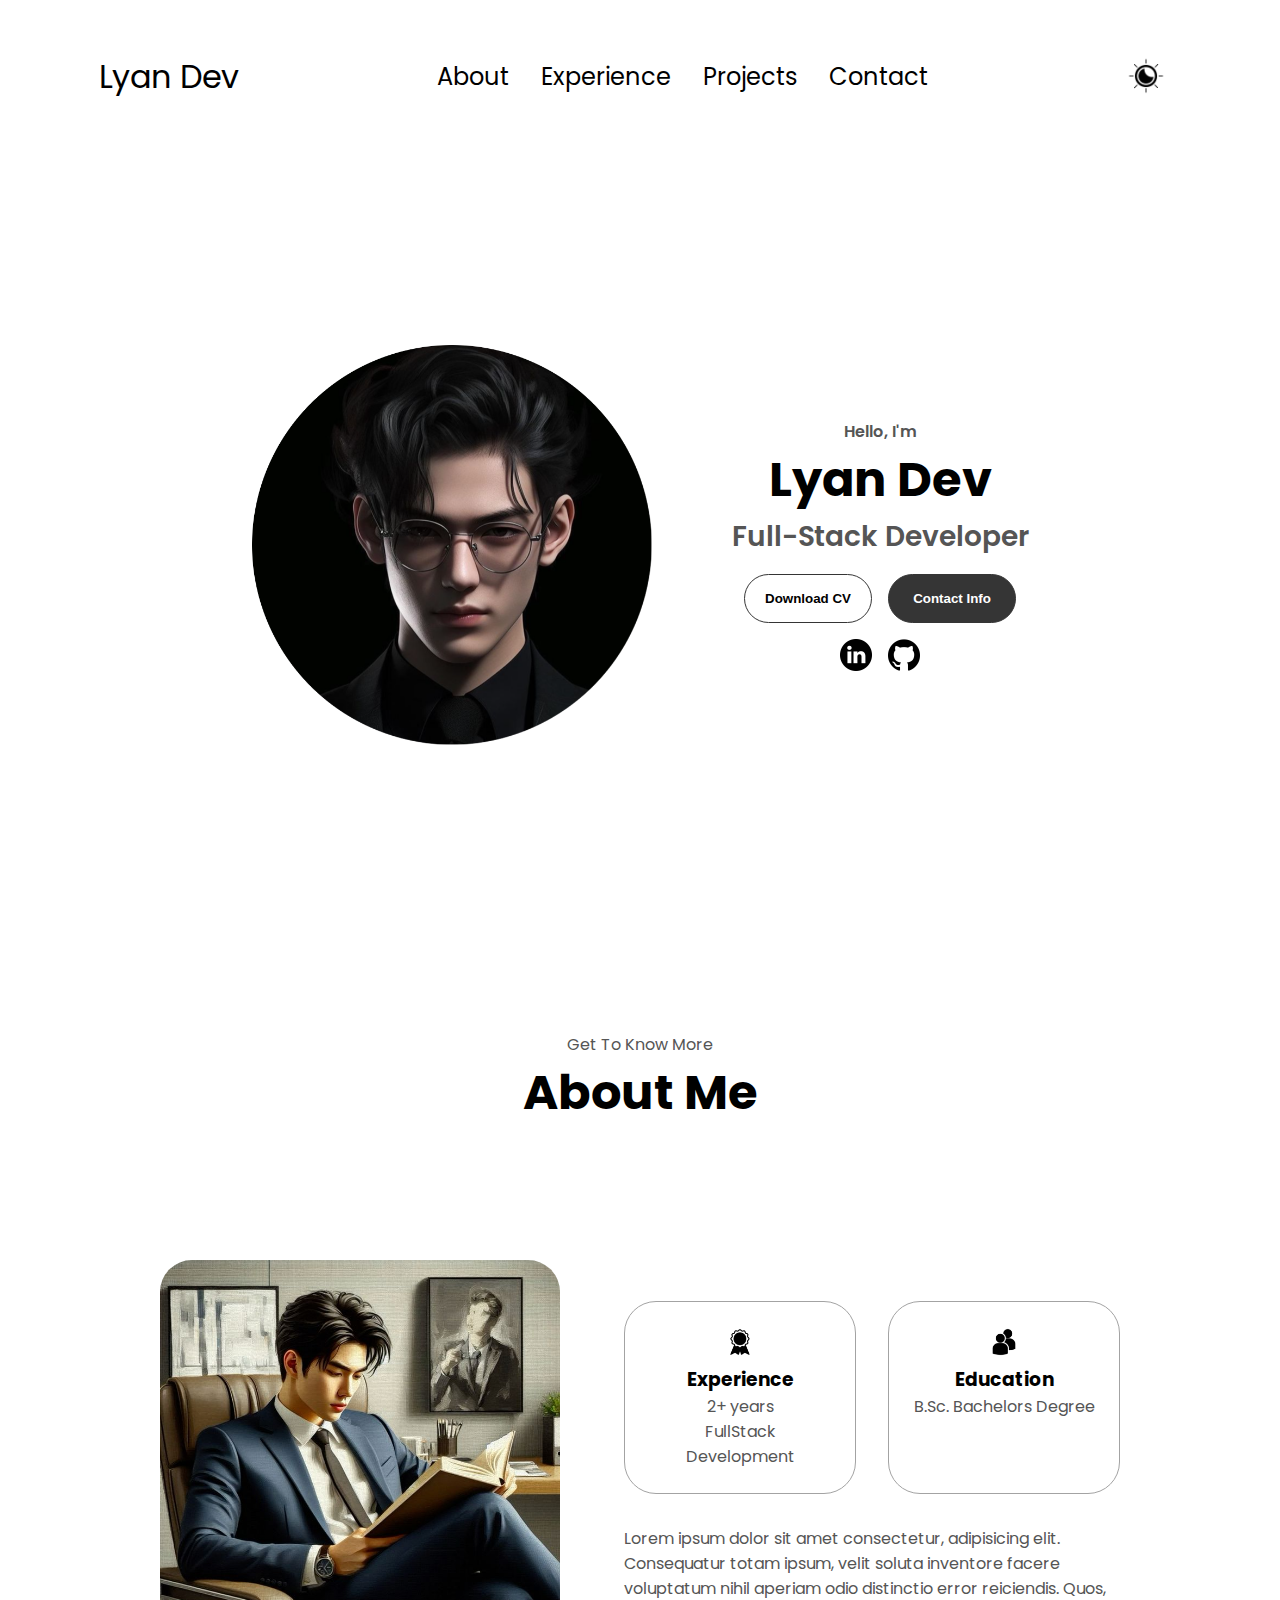
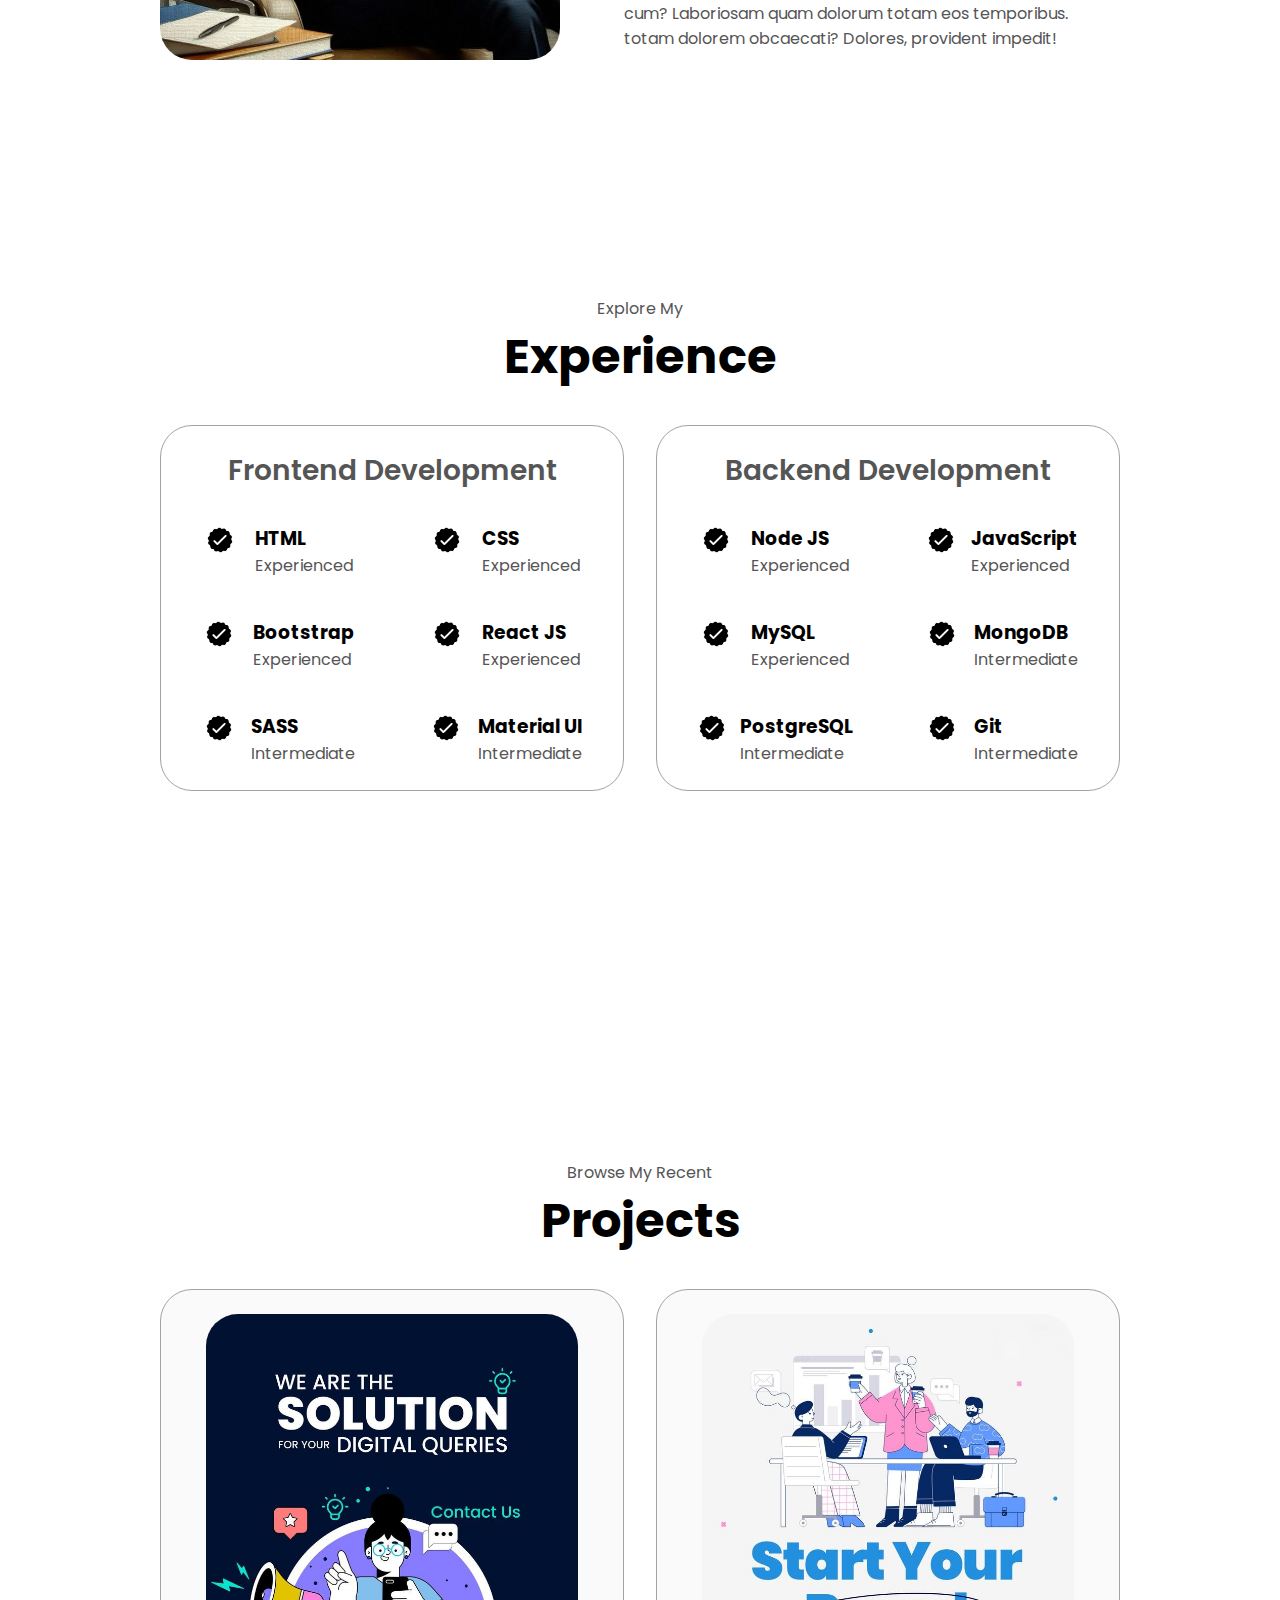
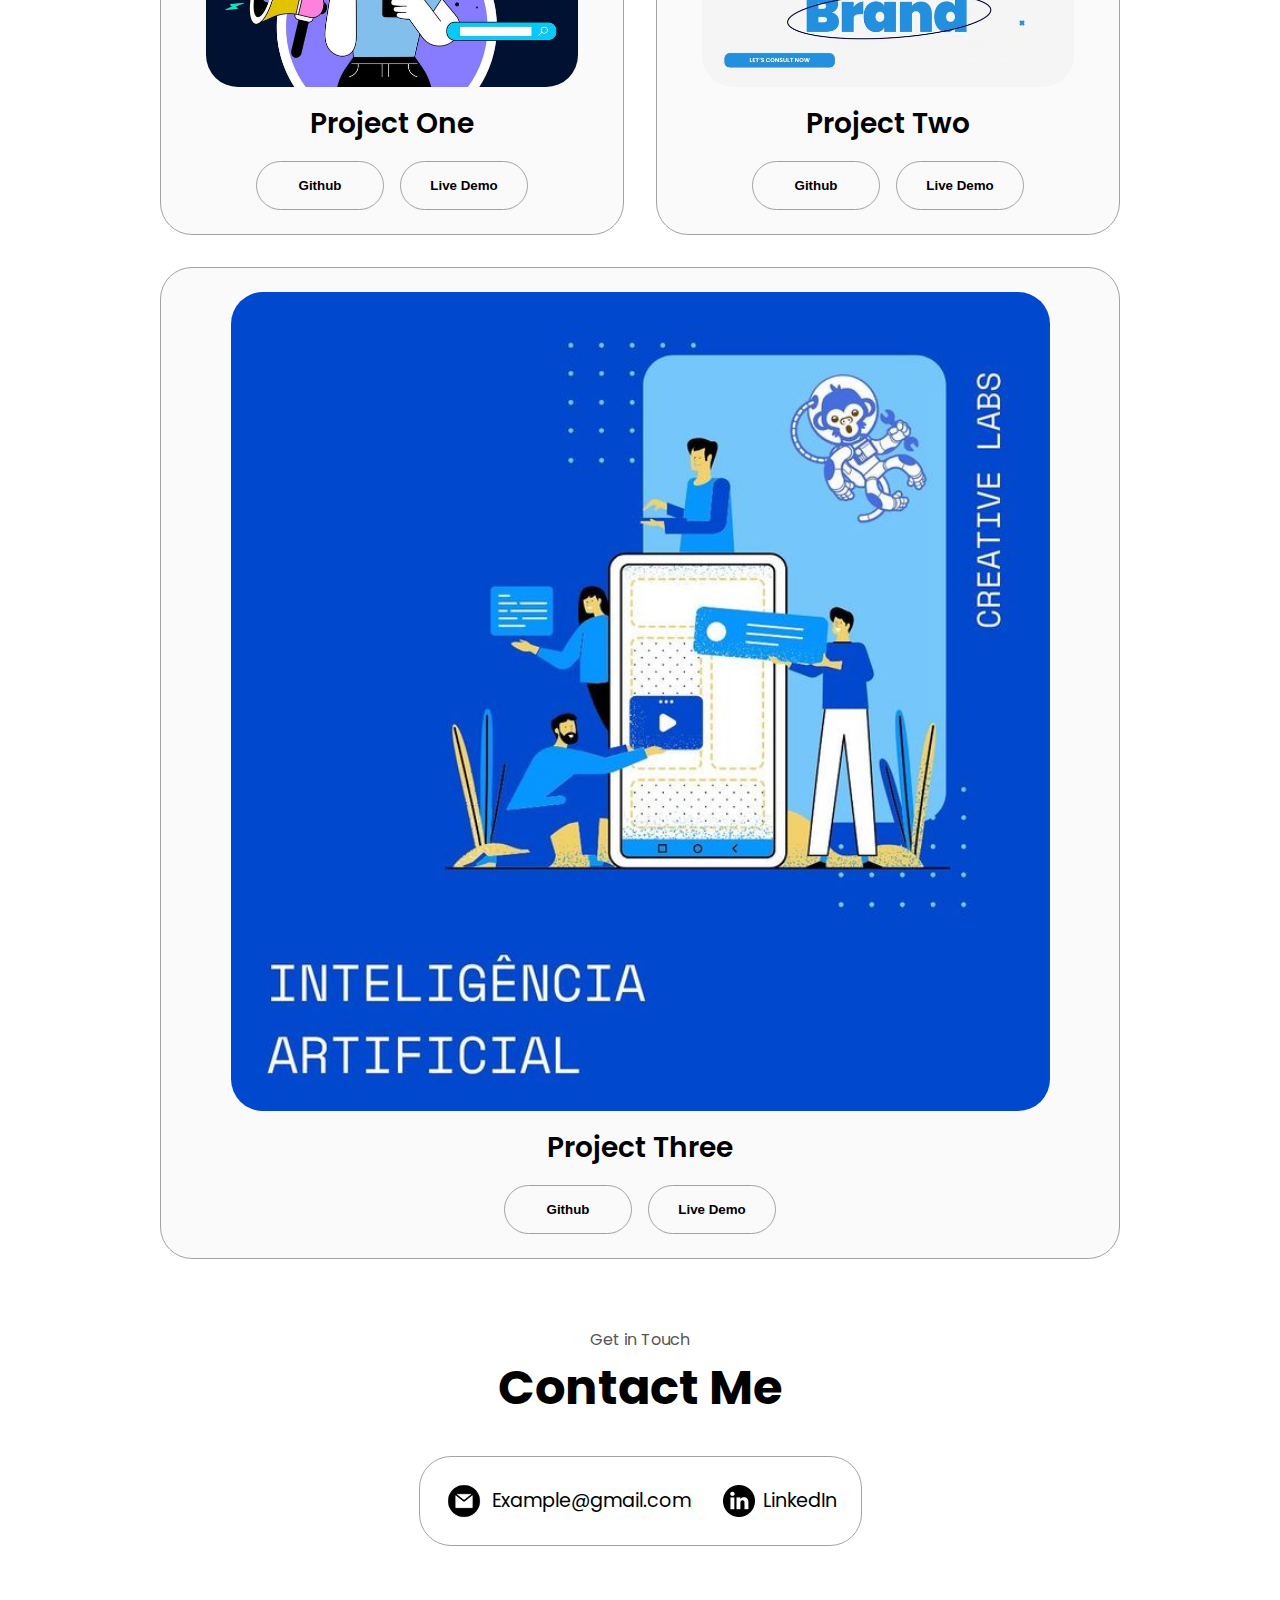
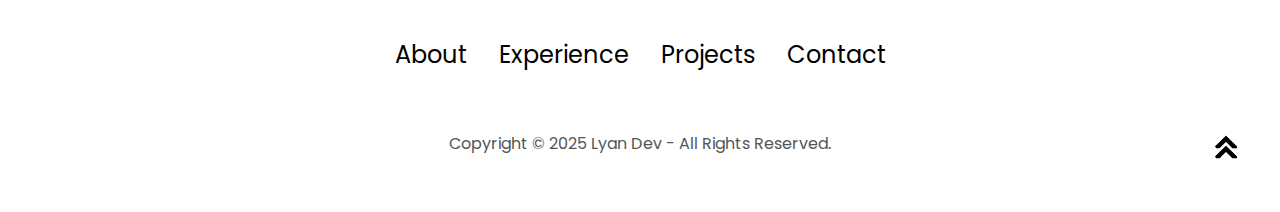
<file: index.html>
<!DOCTYPE html>
<html lang="en">
  
<!-- HEAD SECTION START -->

  <head>

    <!-- META SECTION -->
    <meta charset="UTF-8" />
    <meta http-equiv="X-UA-Compatible" content="IE=edge" />
    <meta name="viewport" content="width=device-width, initial-scale=1.0" />

    <!-- TITLE SECTION -->
    <title>My Portfolio</title>

    <!-- CSS SECTION -->
    <link rel="stylesheet" href="./light/css/style.css" />
    <link rel="stylesheet" href="./css/mediaqueries.css" />
  </head>

  <!-- HEAD SECTION END  -->

  <!-- BODY SECTION START -->

  <body>
  <nav id="desktop-nav">
      <div class="logo">Lyan Dev</div>
      <div>
        <ul class="nav-links">
          <li><a href="#about">About</a></li>
          <li><a href="#experience">Experience</a></li>
          <li><a href="#projects">Projects</a></li>
          <li><a href="#contact">Contact</a></li>
        </ul>
      </div>
      <div class="mode"><a href="./dark/index.html"><img src="./light/img/mode.png" alt="" class="mode-icon"></a></div>
    </nav>
    <nav id="hamburger-nav">
      <div class="logo">Lyan Dev</div>
      <div class="hamburger-menu">
      <div class="hamburger-icon" onclick="toggleMenu()">
          <span></span>
          <span></span>
          <span></span>
        </div>
        <div class="mode"><a href="./dark/index.html"><img src="./light/img/mode.png" alt="" class="mode-icon"></a></div>
        <div class="menu-links">
          <li><a href="#about" onclick="toggleMenu()">About</a></li>
          <li><a href="#experience" onclick="toggleMenu()">Experience</a></li>
          <li><a href="#projects" onclick="toggleMenu()">Projects</a></li>
          <li><a href="#contact" onclick="toggleMenu()">Contact</a></li>
        </div>
      </div>
    </nav>

    <!-- PROFILE SECTION -->

    <section id="profile">
      <div class="section__pic-container">
        <img src="./assets/image/profile-pic.png" alt="Lyan Dev Profile Picture" />
      </div>
      <div class="section__text">
        <p class="section__text__p1">Hello, I'm</p>
        <h1 class="title">Lyan Dev</h1>
        <p class="section__text__p2">Full-Stack Developer</p>
        <div class="btn-container">
          <button class="btn btn-color-2" onclick="window.open('./assets/cv/example.pdf')">Download CV</button>
          <button class="btn btn-color-1" onclick="location.href='#contact'">Contact Info</button>
        </div>
        <div id="socials-container">
          <img src="./light/img/linkedin.png" alt="My LinkedIn profile" class="icon" onclick="location.href='https://linkedin.com/'" />
          <img src="./light/img/github.png" alt="My Github profile" class="icon" onclick="location.href='https://github.com/'" />
        </div>
      </div>
    </section>

    <!-- ABOUT SECTION -->

    <section id="about">
      <p class="section__text__p1">Get To Know More</p>
      <h1 class="title">About Me</h1>
      <div class="section-container">
        <div class="section__pic-container">
          <img src="./assets/image/about-pic.jpeg" alt="Profile Picture" class="about-pic" />
        </div>
        <div class="about-details-container">
          <div class="about-containers">
            <div class="details-container">
              <img src="./light/img/experience.png" alt="Experience Icon" class="icon" />
              <h3>Experience</h3>
              <p>2+ years <br />FullStack Development</p>
            </div>
            <div class="details-container">
              <img src="./light/img/education.png" alt="Education Icon" class="icon" />
              <h3>Education</h3>
              <p>B.Sc. Bachelors Degree</p>
            </div>
          </div>
          <div class="text-container">
            <p> Lorem ipsum dolor sit amet consectetur, adipisicing elit. Consequatur totam ipsum, velit soluta inventore facere voluptatum nihil aperiam odio distinctio error reiciendis. Quos, cum? Laboriosam quam dolorum totam eos temporibus.  totam dolorem obcaecati? Dolores, provident impedit!</p>
          </div>
        </div>
      </div>
    </section>

    <!-- EXPERIENCE SECTION -->

    <section id="experience">
      <p class="section__text__p1">Explore My</p>
      <h1 class="title">Experience</h1>
      <div class="experience-details-container">
        <div class="about-containers">
          <div class="details-container">
            <h2 class="experience-sub-title">Frontend Development</h2>
            <div class="article-container">
              <article>
                <img src="./light/img/checkmark.png" alt="Checkmark Icon" class="icon" />
                <div>
                  <h3>HTML</h3>
                  <p>Experienced</p>
                </div>
              </article>
              <article>
                <img src="./light/img/checkmark.png" alt="Checkmark Icon" class="icon" />
                <div>
                  <h3>CSS</h3>
                  <p>Experienced</p>
                </div>
              </article>
              <article>
                <img src="./light/img/checkmark.png" alt="Checkmark Icon" class="icon" />
                <div>
                  <h3>Bootstrap</h3>
                  <p>Experienced</p>
                </div>
              </article>
              <article>
                <img src="./light/img/checkmark.png" alt="Checkmark Icon" class="icon" />
                <div>
                  <h3>React JS</h3>
                  <p>Experienced</p>
                </div>
              </article>
              <article>
                <img src="./light/img/checkmark.png" alt="Checkmark Icon" class="icon" />
                <div>
                  <h3>SASS</h3>
                  <p>Intermediate</p>
                </div>
              </article>
              <article>
                <img src="./light/img/checkmark.png" alt="Checkmark Icon" class="icon" />
                <div>
                  <h3>Material UI</h3>
                  <p>Intermediate</p>
                </div>
              </article>
            </div>
          </div>
          <div class="details-container">
            <h2 class="experience-sub-title">Backend Development</h2>
            <div class="article-container">
              <article>
                <img src="./light/img/checkmark.png" alt="Checkmark Icon" class="icon" />
                <div>
                  <h3>Node JS</h3>
                  <p>Experienced</p>
                </div>
              </article>
              <article>
                <img src="./light/img/checkmark.png" alt="Checkmark Icon" class="icon" />
                <div>
                  <h3>JavaScript</h3>
                  <p>Experienced</p>
                </div>
              </article>
              <article>
                <img src="./light/img/checkmark.png" alt="Checkmark Icon" class="icon" />
                <div>
                  <h3>MySQL</h3>
                  <p>Experienced</p>
                </div>
              </article>
              <article>
                <img src="./light/img/checkmark.png" alt="Checkmark Icon" class="icon" />
                <div>
                  <h3>MongoDB</h3>
                  <p>Intermediate</p>
                </div>
              </article>
              <article>
                <img src="./light/img/checkmark.png" alt="Checkmark Icon" class="icon" />
                <div>
                  <h3>PostgreSQL</h3>
                  <p>Intermediate</p>
                </div>
              </article>
              <article>
                <img src="./light/img/checkmark.png" alt="Checkmark Icon" class="icon" />
                <div>
                  <h3>Git</h3>
                  <p>Intermediate</p>
                </div>
              </article>
            </div>
          </div>
        </div>
      </div>
    </section>

    <!-- PROJECT SECTION -->

    <section id="projects">
      <p class="section__text__p1">Browse My Recent</p>
      <h1 class="title">Projects</h1>
      <div class="experience-details-container">
        <div class="about-containers">
          <div class="details-container color-container">
            <div class="article-container">
              <img src="./assets/image/project/one.jpeg" alt="Project One" class="project-img" />
            </div>
            <h2 class="experience-sub-title project-title">Project One</h2>
            <div class="btn-container">
              <button class="btn btn-color-2 project-btn" onclick="location.href='https://github.com/'">Github</button>
              <button class="btn btn-color-2 project-btn" onclick="location.href='https://github.com/'">Live Demo</button>
            </div>
          </div>
          <div class="details-container color-container">
            <div class="article-container">
              <img src="./assets/image/project/two.jpeg" alt="Project Two" class="project-img" />
            </div>
            <h2 class="experience-sub-title project-title">Project Two</h2>
            <div class="btn-container">
              <button class="btn btn-color-2 project-btn" onclick="location.href='https://github.com/'">Github</button>
              <button class="btn btn-color-2 project-btn" onclick="location.href='https://github.com/'">Live Demo</button>
            </div>
          </div>
          <div class="details-container color-container">
            <div class="article-container">
              <img src="./assets/image/project/three.jpeg" alt="Project Three" class="project-img" />
            </div>
            <h2 class="experience-sub-title project-title">Project Three</h2>
            <div class="btn-container">
              <button class="btn btn-color-2 project-btn" onclick="location.href='https://github.com/'">Github</button>
              <button class="btn btn-color-2 project-btn" onclick="location.href='https://github.com/'">Live Demo</button>
            </div>
          </div>
        </div>
      </div>
    </section>

    <!-- CONTACT SECTION -->

    <section id="contact">
      <p class="section__text__p1">Get in Touch</p>
      <h1 class="title">Contact Me</h1>
      <div class="contact-info-upper-container">
        <div class="contact-info-container">
          <img src="./light/img/email.png" alt="Email Icon" class="icon contact-icon email-icon" />
          <p><a href="mailto:examplemail@gmail.com">Example@gmail.com</a></p>
        </div>
        <div class="contact-info-container">
          <img src="./light/img/linkedin.png" alt="LinkedIn Icon" class="icon contact-icon" />
          <p><a href="https://www.linkedin.com">LinkedIn</a></p>
        </div>
      </div>
    </section>

    <!-- FOOTER SECTION -->

    <footer>
      <nav>
        <div class="nav-links-container">
          <ul class="nav-links">
            <li><a href="#about">About</a></li>
            <li><a href="#experience">Experience</a></li>
            <li><a href="#projects">Projects</a></li>
            <li><a href="#contact">Contact</a></li>
          </ul>
        </div>
      </nav>
      <img src="./light/img/arrow.png" alt="Arrow Icon" class="icon arrow" onclick="location.href='index.html'" />
      <p>Copyright &#169; 2025 Lyan Dev - All Rights Reserved.</p>
    </footer>
    <script src="./js/script.js"></script>
  </body>
  
<!-- BODY SECTION END -->

</html>
</file>
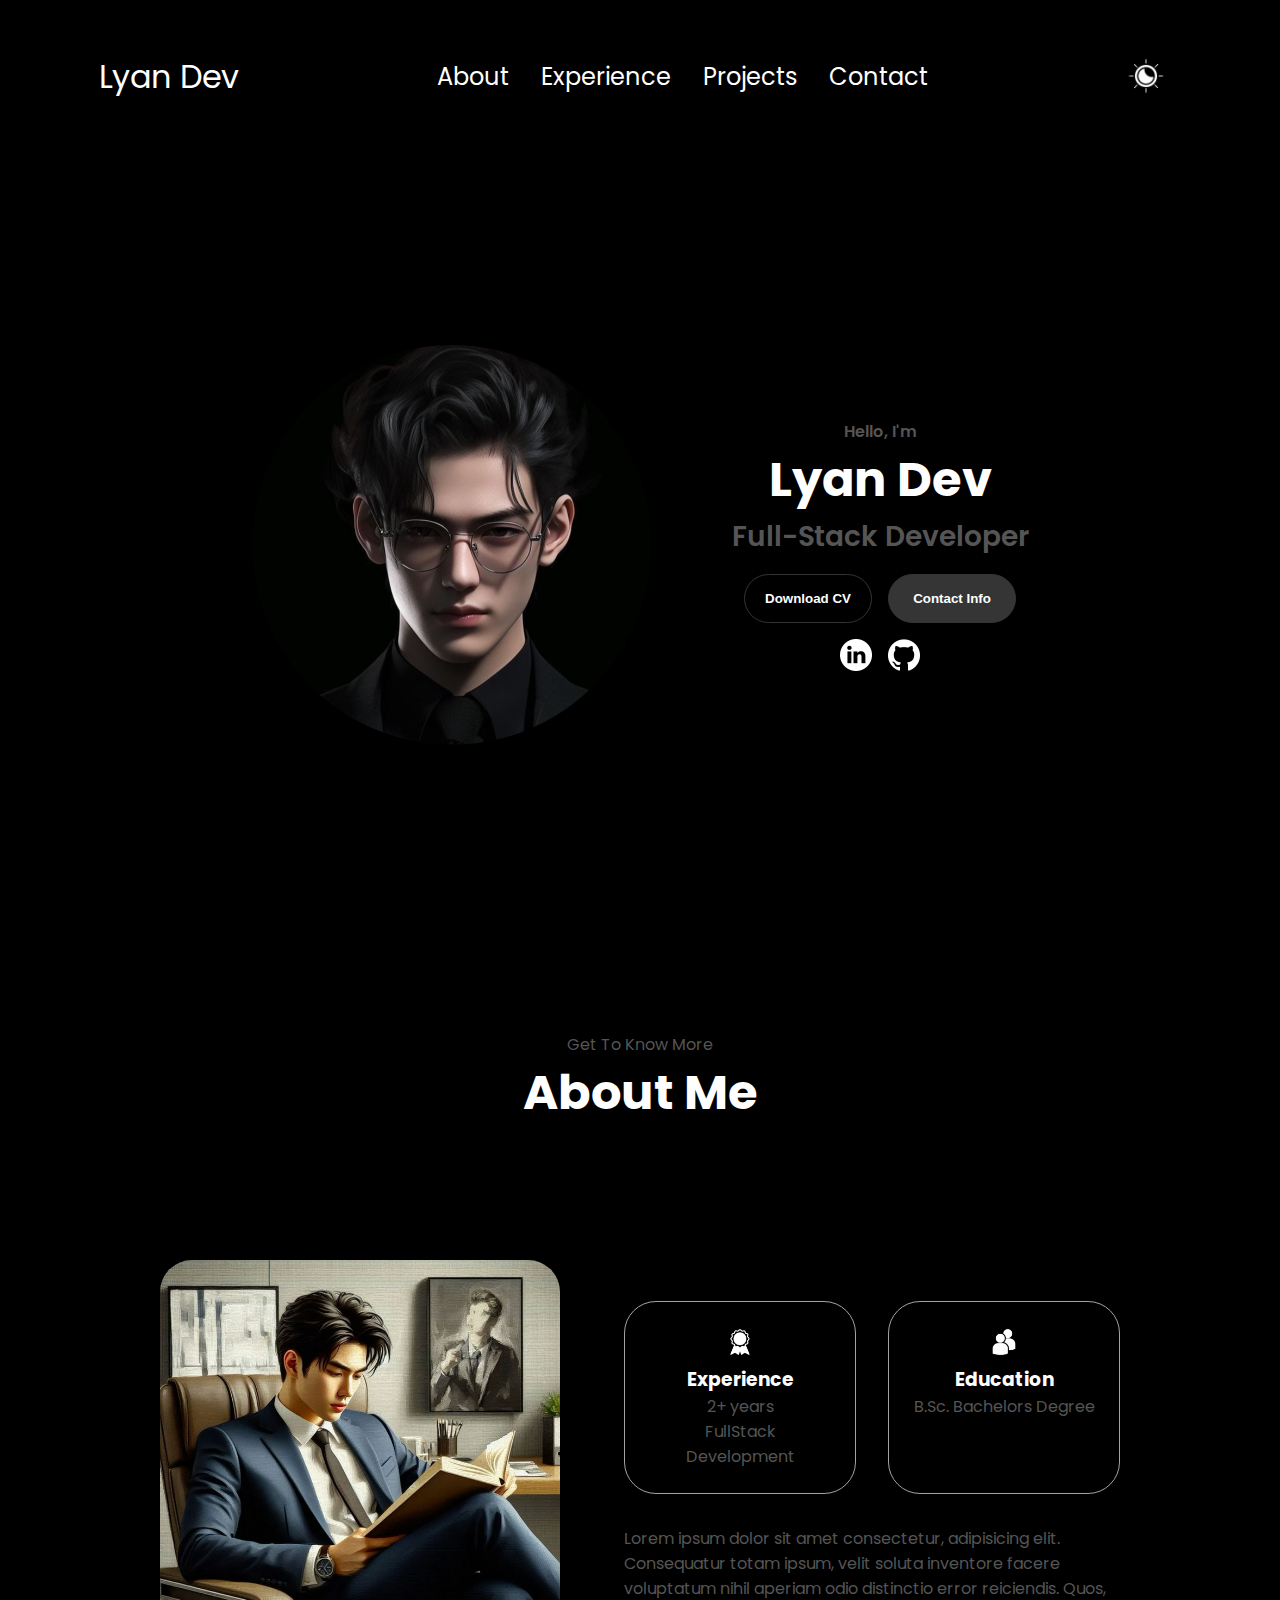
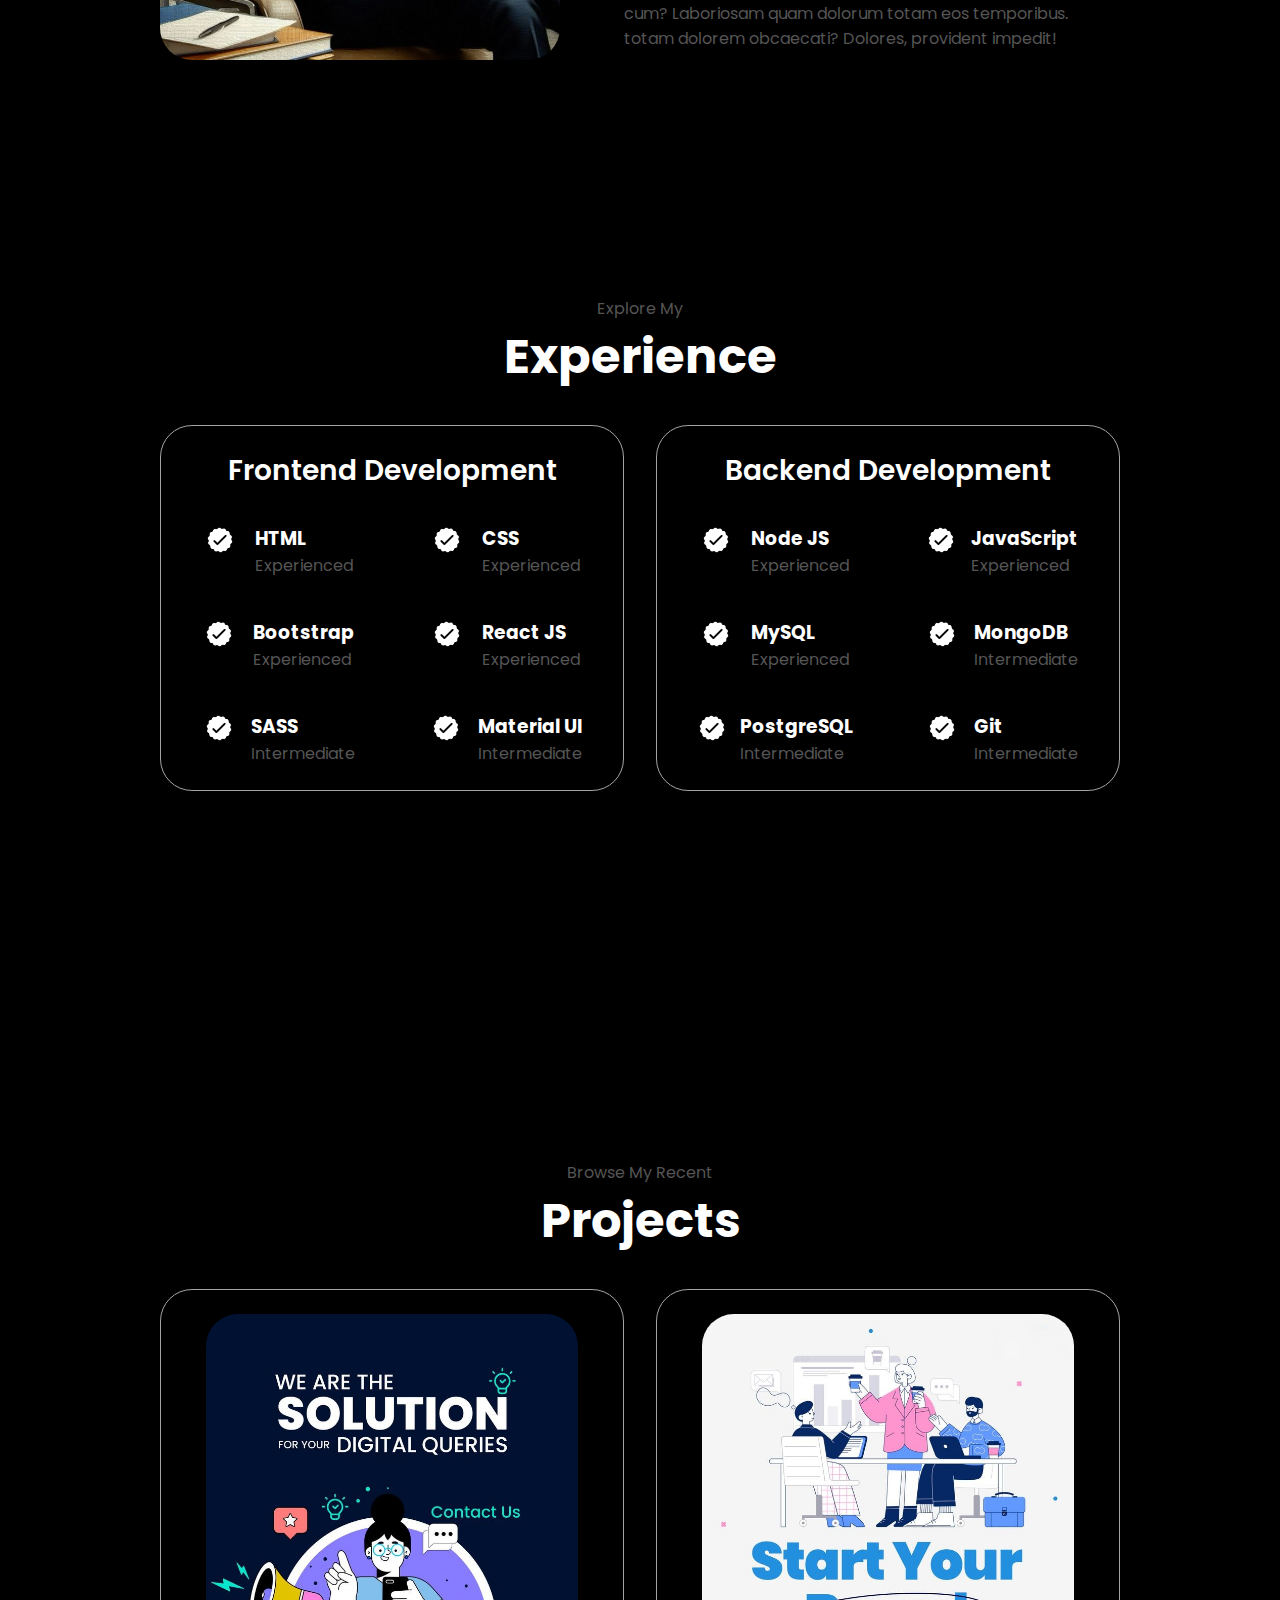
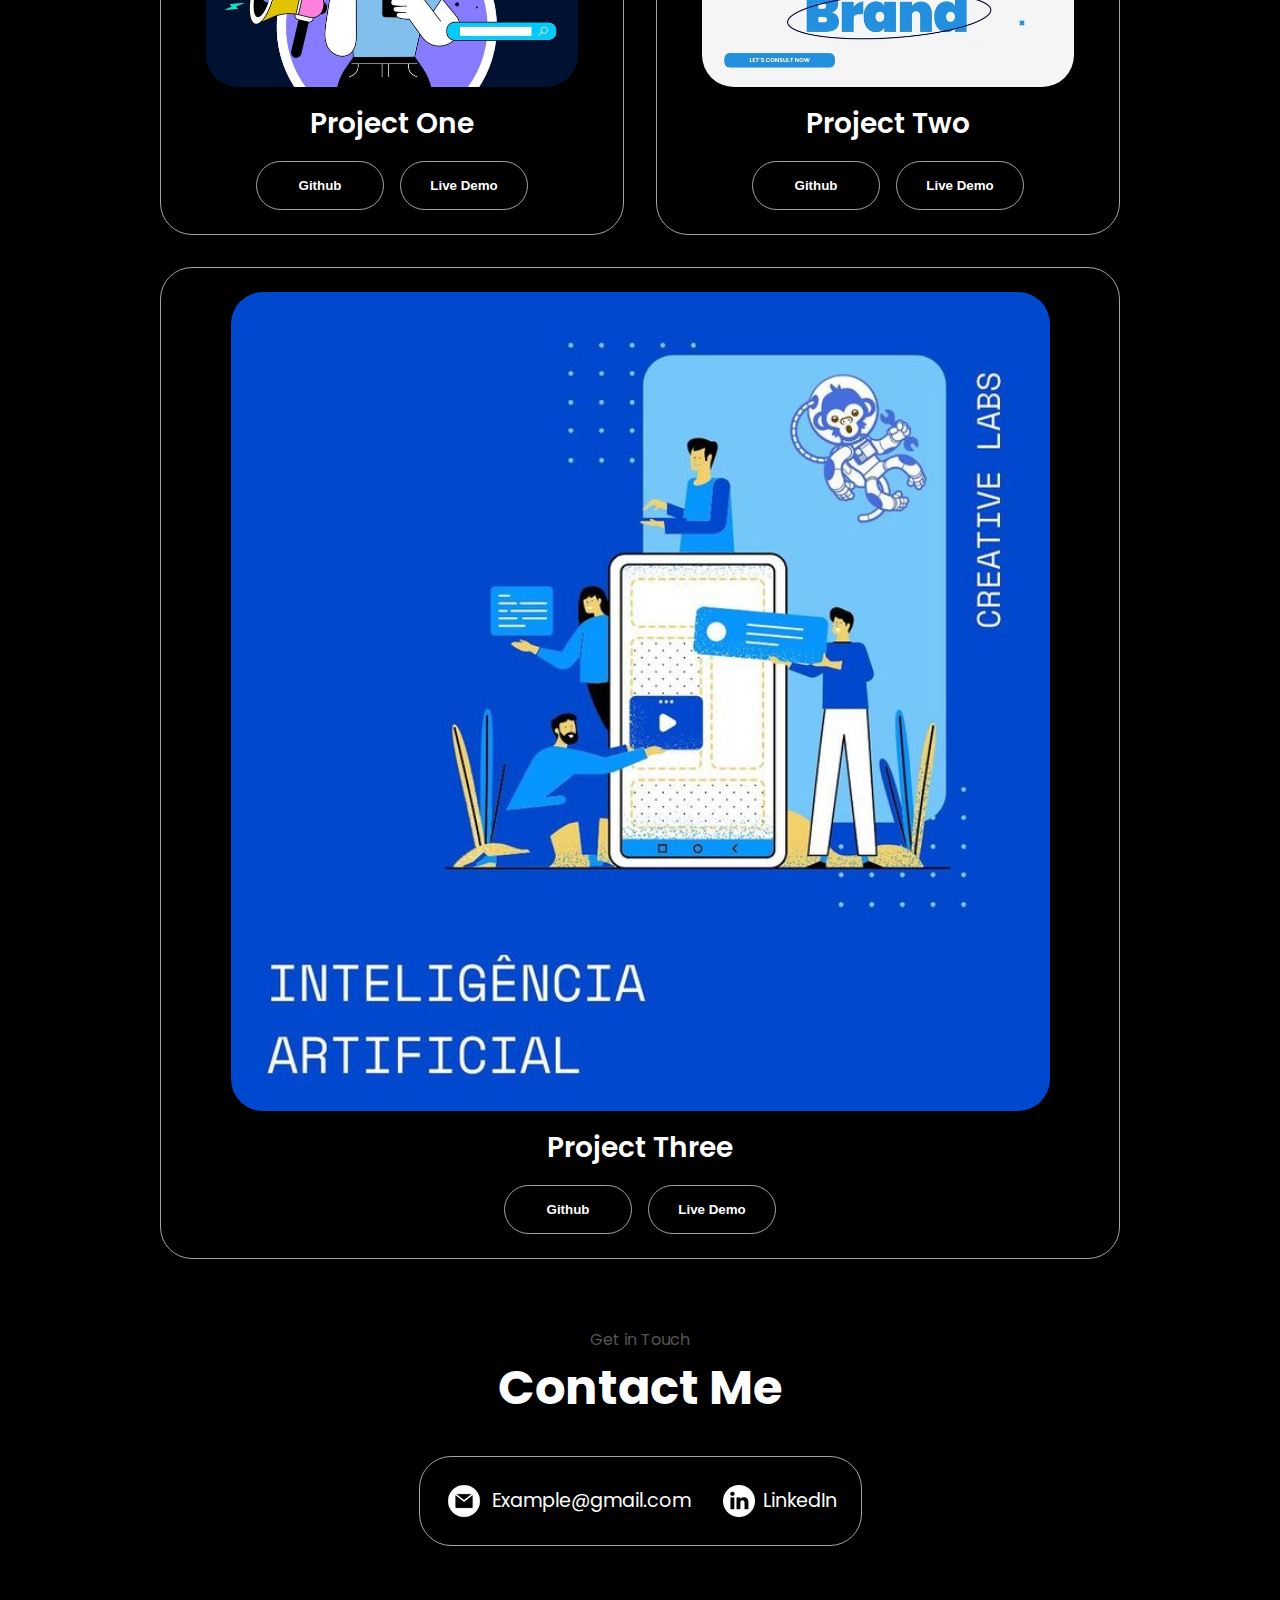
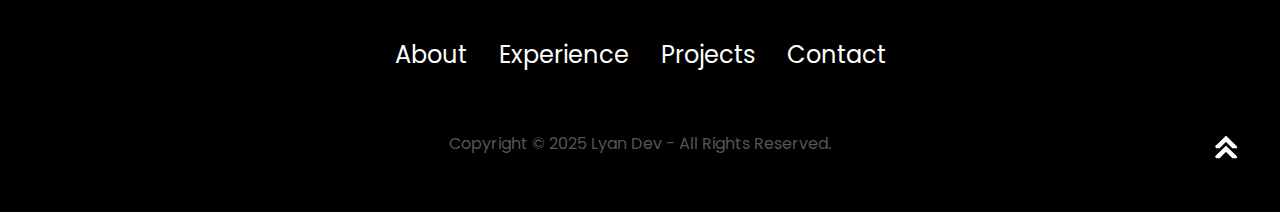
<file: dark/index.html>
<!DOCTYPE html>
<html lang="en">
  
<!-- HEAD SECTION START -->

  <head>

    <!-- META SECTION -->
    <meta charset="UTF-8" />
    <meta http-equiv="X-UA-Compatible" content="IE=edge" />
    <meta name="viewport" content="width=device-width, initial-scale=1.0" />

    <!-- TITLE SECTION -->
    <title>My Portfolio</title>

    <!-- CSS SECTION -->
    <link rel="stylesheet" href="./css/style.css" />
    <link rel="stylesheet" href="../css/mediaqueries.css" />
  </head>

  <!-- HEAD SECTION END  -->

  <!-- BODY SECTION START -->

  <body>
  <nav id="desktop-nav">
      <div class="logo">Lyan Dev</div>
      <div>
        <ul class="nav-links">
          <li><a href="#about">About</a></li>
          <li><a href="#experience">Experience</a></li>
          <li><a href="#projects">Projects</a></li>
          <li><a href="#contact">Contact</a></li>
        </ul>
      </div>
      <div class="mode"><a href="../index.html"><img src="./img/mode.png" alt="" class="mode-icon"></a></div>
    </nav>
    <nav id="hamburger-nav">
      <div class="logo">Lyan Dev</div>
      <div class="hamburger-menu">
      <div class="hamburger-icon" onclick="toggleMenu()">
          <span></span>
          <span></span>
          <span></span>
        </div>
        <div class="mode"><a href="../index.html"><img src="./img/mode.png" alt="" class="mode-icon"></a></div>
        <div class="menu-links">
          <li><a href="#about" onclick="toggleMenu()">About</a></li>
          <li><a href="#experience" onclick="toggleMenu()">Experience</a></li>
          <li><a href="#projects" onclick="toggleMenu()">Projects</a></li>
          <li><a href="#contact" onclick="toggleMenu()">Contact</a></li>
        </div>
      </div>
    </nav>

    <!-- PROFILE SECTION -->

    <section id="profile">
      <div class="section__pic-container">
        <img src="../assets/image/profile-pic.png" alt="Lyan Dev Profile Picture" />
      </div>
      <div class="section__text">
        <p class="section__text__p1">Hello, I'm</p>
        <h1 class="title">Lyan Dev</h1>
        <p class="section__text__p2">Full-Stack Developer</p>
        <div class="btn-container">
          <button class="btn btn-color-2" onclick="window.open('../assets/cv/example.pdf')">Download CV</button>
          <button class="btn btn-color-1" onclick="location.href='#contact'">Contact Info</button>
        </div>
        <div id="socials-container">
          <img src="./img/linkedin.png" alt="My LinkedIn profile" class="icon" onclick="location.href='https://linkedin.com/'" />
          <img src="./img/github.png" alt="My Github profile" class="icon" onclick="location.href='https://github.com/'" />
        </div>
      </div>
    </section>

    <!-- ABOUT SECTION -->

    <section id="about">
      <p class="section__text__p1">Get To Know More</p>
      <h1 class="title">About Me</h1>
      <div class="section-container">
        <div class="section__pic-container">
          <img src="../assets/image/about-pic.jpeg" alt="Profile Picture" class="about-pic" />
        </div>
        <div class="about-details-container">
          <div class="about-containers">
            <div class="details-container">
              <img src="./img/experience.png" alt="Experience Icon" class="icon" />
              <h3>Experience</h3>
              <p>2+ years <br />FullStack Development</p>
            </div>
            <div class="details-container">
              <img src="./img/education.png" alt="Education Icon" class="icon" />
              <h3>Education</h3>
              <p>B.Sc. Bachelors Degree</p>
            </div>
          </div>
          <div class="text-container">
            <p> Lorem ipsum dolor sit amet consectetur, adipisicing elit. Consequatur totam ipsum, velit soluta inventore facere voluptatum nihil aperiam odio distinctio error reiciendis. Quos, cum? Laboriosam quam dolorum totam eos temporibus.  totam dolorem obcaecati? Dolores, provident impedit!</p>
          </div>
        </div>
      </div>
    </section>

    <!-- EXPERIENCE SECTION -->

    <section id="experience">
      <p class="section__text__p1">Explore My</p>
      <h1 class="title">Experience</h1>
      <div class="experience-details-container">
        <div class="about-containers">
          <div class="details-container">
            <h2 class="experience-sub-title">Frontend Development</h2>
            <div class="article-container">
              <article>
                <img src="./img/checkmark.png" alt="Checkmark Icon" class="icon" />
                <div>
                  <h3>HTML</h3>
                  <p>Experienced</p>
                </div>
              </article>
              <article>
                <img src="./img/checkmark.png" alt="Checkmark Icon" class="icon" />
                <div>
                  <h3>CSS</h3>
                  <p>Experienced</p>
                </div>
              </article>
              <article>
                <img src="./img/checkmark.png" alt="Checkmark Icon" class="icon" />
                <div>
                  <h3>Bootstrap</h3>
                  <p>Experienced</p>
                </div>
              </article>
              <article>
                <img src="./img/checkmark.png" alt="Checkmark Icon" class="icon" />
                <div>
                  <h3>React JS</h3>
                  <p>Experienced</p>
                </div>
              </article>
              <article>
                <img src="./img/checkmark.png" alt="Checkmark Icon" class="icon" />
                <div>
                  <h3>SASS</h3>
                  <p>Intermediate</p>
                </div>
              </article>
              <article>
                <img src="./img/checkmark.png" alt="Checkmark Icon" class="icon" />
                <div>
                  <h3>Material UI</h3>
                  <p>Intermediate</p>
                </div>
              </article>
            </div>
          </div>
          <div class="details-container">
            <h2 class="experience-sub-title">Backend Development</h2>
            <div class="article-container">
              <article>
                <img src="./img/checkmark.png" alt="Checkmark Icon" class="icon" />
                <div>
                  <h3>Node JS</h3>
                  <p>Experienced</p>
                </div>
              </article>
              <article>
                <img src="./img/checkmark.png" alt="Checkmark Icon" class="icon" />
                <div>
                  <h3>JavaScript</h3>
                  <p>Experienced</p>
                </div>
              </article>
              <article>
                <img src="./img/checkmark.png" alt="Checkmark Icon" class="icon" />
                <div>
                  <h3>MySQL</h3>
                  <p>Experienced</p>
                </div>
              </article>
              <article>
                <img src="./img/checkmark.png" alt="Checkmark Icon" class="icon" />
                <div>
                  <h3>MongoDB</h3>
                  <p>Intermediate</p>
                </div>
              </article>
              <article>
                <img src="./img/checkmark.png" alt="Checkmark Icon" class="icon" />
                <div>
                  <h3>PostgreSQL</h3>
                  <p>Intermediate</p>
                </div>
              </article>
              <article>
                <img src="./img/checkmark.png" alt="Checkmark Icon" class="icon" />
                <div>
                  <h3>Git</h3>
                  <p>Intermediate</p>
                </div>
              </article>
            </div>
          </div>
        </div>
      </div>
    </section>

    <!-- PROJECT SECTION -->

    <section id="projects">
      <p class="section__text__p1">Browse My Recent</p>
      <h1 class="title">Projects</h1>
      <div class="experience-details-container">
        <div class="about-containers">
          <div class="details-container color-container">
            <div class="article-container">
              <img src="../assets/image/project/one.jpeg" alt="Project One" class="project-img" />
            </div>
            <h2 class="experience-sub-title project-title">Project One</h2>
            <div class="btn-container">
              <button class="btn btn-color-2 project-btn" onclick="location.href='https://github.com/'">Github</button>
              <button class="btn btn-color-2 project-btn" onclick="location.href='https://github.com/'">Live Demo</button>
            </div>
          </div>
          <div class="details-container color-container">
            <div class="article-container">
              <img src="../assets/image/project/two.jpeg" alt="Project Two" class="project-img" />
            </div>
            <h2 class="experience-sub-title project-title">Project Two</h2>
            <div class="btn-container">
              <button class="btn btn-color-2 project-btn" onclick="location.href='https://github.com/'">Github</button>
              <button class="btn btn-color-2 project-btn" onclick="location.href='https://github.com/'">Live Demo</button>
            </div>
          </div>
          <div class="details-container color-container">
            <div class="article-container">
              <img src="../assets/image/project/three.jpeg" alt="Project Three" class="project-img" />
            </div>
            <h2 class="experience-sub-title project-title">Project Three</h2>
            <div class="btn-container">
              <button class="btn btn-color-2 project-btn" onclick="location.href='https://github.com/'">Github</button>
              <button class="btn btn-color-2 project-btn" onclick="location.href='https://github.com/'">Live Demo</button>
            </div>
          </div>
        </div>
      </div>
    </section>

    <!-- CONTACT SECTION -->

    <section id="contact">
      <p class="section__text__p1">Get in Touch</p>
      <h1 class="title">Contact Me</h1>
      <div class="contact-info-upper-container">
        <div class="contact-info-container">
          <img src="./img/email.png" alt="Email Icon" class="icon contact-icon email-icon" />
          <p><a href="mailto:examplemail@gmail.com">Example@gmail.com</a></p>
        </div>
        <div class="contact-info-container">
          <img src="./img/linkedin.png" alt="LinkedIn Icon" class="icon contact-icon" />
          <p><a href="https://www.linkedin.com">LinkedIn</a></p>
        </div>
      </div>
    </section>

    <!-- FOOTER SECTION -->

    <footer>
      <nav>
        <div class="nav-links-container">
          <ul class="nav-links">
            <li><a href="#about">About</a></li>
            <li><a href="#experience">Experience</a></li>
            <li><a href="#projects">Projects</a></li>
            <li><a href="#contact">Contact</a></li>
          </ul>
        </div>
      </nav>
      <img src="./img/arrow.png" alt="Arrow Icon" class="icon arrow" onclick="location.href='index.html'" />
      <p>Copyright &#169; 2025 Lyan Dev - All Rights Reserved.</p>
    </footer>
    <script src="../js/script.js"></script>
  </body>
  
<!-- BODY SECTION END -->

</html>
</file>
<file: light/css/style.css>
/* LIGHT STYLE CSS */

/* GENERAL */

@import url("https://fonts.googleapis.com/css2?family=Poppins:wght@300;400;500;600&display=swap");

* {
  margin: 0;
  padding: 0;
}

body {
  font-family: "Poppins", sans-serif;
}

html {
  scroll-behavior: smooth;
}

p {
  color: rgb(85, 85, 85);
}

/* TRANSITION */

a,
.btn {
  transition: all 300ms ease;
}

/* DESKTOP NAV */

nav,
.nav-links {
  display: flex;
}

nav {
  justify-content: space-around;
  align-items: center;
  height: 17vh;
}

.nav-links {
  gap: 2rem;
  list-style: none;
  font-size: 1.5rem;
}

a {
  color: black;
  text-decoration: none;
  text-decoration-color: white;
}

a:hover {
  color: grey;
  text-decoration: underline;
  text-underline-offset: 0.25rem;
  text-decoration-color: rgb(181, 181, 181);
}

.logo {
  font-size: 2rem;
}

.logo:hover {
  cursor: default;
}

/* HAMBURGER MENU */


#hamburger-nav {
  display: none;
}

.hamburger-menu {
  position: relative;
  display: flex;
  flex-direction: row-reverse;
}

.hamburger-icon {
  display: flex;
  flex-direction: column;
  justify-content: space-between;
  height: 18px;
  width: 25px;
  cursor: pointer;
  padding-top: 15px;
}

.mode {
  display: flex;
  flex-direction: column;
  justify-content: flex-start;
  cursor: pointer;
  padding-right: 15px;
  padding-top: 5px;
}

.hamburger-icon span {
  width: 100%;
  height: 2px;
  background-color: black;
  transition: all 0.3 ease-in-out;
}

.menu-links {
  position: absolute;
  top: 100%;
  right: 0;
  background-color: white;
  width: fit-content;
  max-height: 0;
  overflow: hidden;
  transition: all 0.3 ease-in-out;
}

.menu-links a {
  display: block;
  padding: 10px;
  text-align: center;
  font-size: 1.5rem;
  color: black;
  text-decoration: none;
  transition: all 0.3 ease-in-out;
}

.menu-links li {
  list-style: none;
}

.menu-links.open {
  max-height: 300px;
}

.hamburger-icon.open span:first-child {
  transform: rotate(45deg) translate(11px, 3px);
}

.hamburger-icon.open span:nth-child(2) {
  opacity: 0;
}

.hamburger-icon.open span:last-child {
  transform: rotate(-45deg) translate(8px, 0px);
}

.hamburger-icon span:first-child {
  transform: none;
}

.hamburger-icon span:first-child {
  opacity: 1;
}

.hamburger-icon span:first-child {
  transform: none;
}

/* SECTIONS */

section {
  padding-top: 4vh;
  height: 96vh;
  margin: 0 10rem;
  box-sizing: border-box;
  min-height: fit-content;
}

.section-container {
  display: flex;
}

/* PROFILE SECTION */

#profile {
  display: flex;
  justify-content: center;
  gap: 5rem;
  height: 80vh;
}

.section__pic-container {
  display: flex;
  height: 400px;
  width: 400px;
  margin: auto 0;
}

.section__text {
  align-self: center;
  text-align: center;
}

.section__text p {
  font-weight: 600;
}

.section__text__p1 {
  text-align: center;
}

.section__text__p2 {
  font-size: 1.75rem;
  margin-bottom: 1rem;
}

.title {
  font-size: 3rem;
  text-align: center;
}

#socials-container {
  display: flex;
  justify-content: center;
  margin-top: 1rem;
  gap: 1rem;
}

/* ICONS */

.icon {
  cursor: pointer;
  height: 2rem;

}

.mode-icon {
  cursor: pointer;
  height: 2.5rem;

}

/* BUTTONS */

.btn-container {
  display: flex;
  justify-content: center;
  gap: 1rem;
}

.btn {
  font-weight: 600;
  transition: all 300ms ease;
  padding: 1rem;
  width: 8rem;
  border-radius: 2rem;
}

.btn-color-1,
.btn-color-2 {
  border: rgb(53, 53, 53) 0.1rem solid;
}

.btn-color-1:hover,
.btn-color-2:hover {
  cursor: pointer;
}

.btn-color-1,
.btn-color-2:hover {
  background: rgb(53, 53, 53);
  color: white;
}

.btn-color-1:hover {
  background: rgb(0, 0, 0);
}

.btn-color-2 {
  background: none;
}

.btn-color-2:hover {
  border: rgb(255, 255, 255) 0.1rem solid;
}

.btn-container {
  gap: 1rem;
}

/* ABOUT SECTION */

#about {
  position: relative;
}

.about-containers {
  gap: 2rem;
  margin-bottom: 2rem;
  margin-top: 2rem;
}

.about-details-container {
  justify-content: center;
  flex-direction: column;
}

.about-containers,
.about-details-container {
  display: flex;
}

.about-pic {
  border-radius: 2rem;
}



.details-container {
  padding: 1.5rem;
  flex: 1;
  background: white;
  border-radius: 2rem;
  border: rgb(53, 53, 53) 0.1rem solid;
  border-color: rgb(163, 163, 163);
  text-align: center;
}

.section-container {
  gap: 4rem;
  height: 80%;
}

.section__pic-container {
  height: 400px;
  width: 400px;
  margin: auto 0;
}

/* EXPERIENCE SECTION */

#experience {
  position: relative;
}

.experience-sub-title {
  color: rgb(85, 85, 85);
  font-weight: 600;
  font-size: 1.75rem;
  margin-bottom: 2rem;
}

.experience-details-container {
  display: flex;
  justify-content: center;
  flex-direction: column;
}

.article-container {
  display: flex;
  text-align: initial;
  flex-wrap: wrap;
  flex-direction: row;
  gap: 2.5rem;
  justify-content: space-around;
}

article {
  display: flex;
  width: 10rem;
  justify-content: space-around;
  gap: 0.5rem;
}

article .icon {
  cursor: default;
}

/* PROJECTS SECTION */

#projects {
  position: relative;
}

.color-container {
  border-color: rgb(163, 163, 163);
  background: rgb(250, 250, 250);
}

.project-img {
  border-radius: 2rem;
  width: 90%;
  height: 90%;
}

.project-title {
  margin: 1rem;
  color: black;
}

.project-btn {
  color: black;
  border-color: rgb(163, 163, 163);
}

/* CONTACT */

#contact {
  display: flex;
  justify-content: center;
  flex-direction: column;
  height: 70vh;
}

.contact-info-upper-container {
  display: flex;
  justify-content: center;
  border-radius: 2rem;
  border: rgb(53, 53, 53) 0.1rem solid;
  border-color: rgb(163, 163, 163);
  background: (250, 250, 250);
  margin: 2rem auto;
  padding: 0.5rem;
}

.contact-info-container {
  display: flex;
  align-items: center;
  justify-content: center;
  gap: 0.5rem;
  margin: 1rem;
}

.contact-info-container p {
  font-size: larger;
}

.contact-icon {
  cursor: default;
}

.email-icon {
  height: 2.5rem;
}

.arrow {
  position: absolute;
  right: 3%;
}

/* FOOTER SECTION */

footer {
  height: 26vh;
  margin: 0 1rem;
}

footer p {
  text-align: center;
}
</file>
<file: css/mediaqueries.css>
/* MEDIA RESPONSIVE CSS */

@media screen and (max-width: 1400px) {
  #profile {
    height: 83vh;
    margin-bottom: 6rem;
  }
  .about-containers {
    flex-wrap: wrap;
  }
  #contact,
  #projects {
    height: fit-content;
  }
}

@media screen and (max-width: 1200px) {
  #desktop-nav {
    display: none;
  }
  #hamburger-nav {
    display: flex;
  }
  #experience,
  .experience-details-container {
    margin-top: 2rem;
  }
  #profile,
  .section-container {
    display: block;
  }
  .arrow {
    display: none;
  }
  section,
  .section-container {
    height: fit-content;
  }
  section {
    margin: 0 5%;
  }
  .section__pic-container {
    width: 275px;
    height: 275px;
    margin: 0 auto 2rem;
  }
  .about-containers {
    margin-top: 0;
  }
}

@media screen and (max-width: 600px) {
  #contact,
  footer {
    height: 40vh;
  }
  #profile {
    height: 83vh;
    margin-bottom: 0;
  }
  article {
    font-size: 1rem;
  }
  footer nav {
    height: fit-content;
    margin-bottom: 2rem;
  }
  .about-containers,
  .contact-info-upper-container,
  .btn-container {
    flex-wrap: wrap;
  }
  .contact-info-container {
    margin: 0;
    padding: 3px;
  }
  .contact-info-container p,
  .nav-links li a {
    font-size: 1rem;
  }
  .experience-sub-title {
    font-size: 1.25rem;
  }
  .logo {
    font-size: 1.5rem;
  }
  .nav-links {
    flex-direction: column;
    gap: 0.5rem;
    text-align: center;
  }
  .section__pic-container {
    width: auto;
    height: 46vw;
    justify-content: center;
  }
  .section__text__p2 {
    font-size: 1.25rem;
  }
  .title {
    font-size: 2rem;
  }
  .text-container {
    text-align: justify;
  }
}
</file>
<file: dark/css/style.css>
/* DARK STYLE CSS */

/* GENERAL */

@import url("https://fonts.googleapis.com/css2?family=Poppins:wght@300;400;500;600&display=swap");

* {
  margin: 0;
  padding: 0;
}

body {
  font-family: "Poppins", sans-serif;
  background-color: black;
  color: #fff;
}

html {
  scroll-behavior: smooth;
}

p {
  color: rgb(85, 85, 85);
}

/* TRANSITION */

a,
.btn {
  transition: all 300ms ease;
}

/* DESKTOP NAV */

nav,
.nav-links {
  display: flex;
}

nav {
  justify-content: space-around;
  align-items: center;
  height: 17vh;
}

.nav-links {
  gap: 2rem;
  list-style: none;
  font-size: 1.5rem;
}

a {
  color: rgb(255, 255, 255);
  text-decoration: none;
  text-decoration-color: white;
}

a:hover {
  color: grey;
  text-decoration: underline;
  text-underline-offset: 0.25rem;
  text-decoration-color: rgb(181, 181, 181);
}

.logo {
  font-size: 2rem;
}

.logo:hover {
  cursor: default;
}

/* HAMBURGER MENU */

#hamburger-nav {
  display: none;
}

.hamburger-menu {
  position: relative;
  display: flex;
  flex-direction: row-reverse;
}

.hamburger-icon {
  display: flex;
  flex-direction: column;
  justify-content: space-between;
  height: 18px;
  width: 25px;
  cursor: pointer;
  padding-top: 15px;
}

.mode {
  display: flex;
  flex-direction: column;
  justify-content: flex-start;
  cursor: pointer;
  padding-right: 15px;
  padding-top: 5px;
}

.hamburger-icon span {
  width: 100%;
  height: 2px;
  background-color: rgb(255, 255, 255);
  transition: all 0.3 ease-in-out;
}


.menu-links {
  position: absolute;
  top: 100%;
  right: 0;
  background-color: rgb(0, 0, 0);
  width: fit-content;
  max-height: 0;
  overflow: hidden;
  transition: all 0.3 ease-in-out;
}

.menu-links a {
  display: block;
  padding: 10px;
  text-align: center;
  font-size: 1.5rem;
  color: rgb(255, 255, 255);
  text-decoration: none;
  transition: all 0.3 ease-in-out;
}

.menu-links li {
  list-style: none;
}

.menu-links.open {
  max-height: 300px;
}

.hamburger-icon.open span:first-child {
  transform: rotate(45deg) translate(11px, 3px);
}

.hamburger-icon.open span:nth-child(2) {
  opacity: 0;
}

.hamburger-icon.open span:last-child {
  transform: rotate(-45deg) translate(8px, 0px);
}

.hamburger-icon span:first-child {
  transform: none;
}

.hamburger-icon span:first-child {
  opacity: 1;
}

.hamburger-icon span:first-child {
  transform: none;
}

/* SECTIONS */

section {
  padding-top: 4vh;
  height: 96vh;
  margin: 0 10rem;
  box-sizing: border-box;
  min-height: fit-content;
}

.section-container {
  display: flex;
}

/* PROFILE SECTION */

#profile {
  display: flex;
  justify-content: center;
  gap: 5rem;
  height: 80vh;
}

.section__pic-container {
  display: flex;
  height: 400px;
  width: 400px;
  margin: auto 0;
}

.section__text {
  align-self: center;
  text-align: center;
}

.section__text p {
  font-weight: 600;
}

.section__text__p1 {
  text-align: center;
}

.section__text__p2 {
  font-size: 1.75rem;
  margin-bottom: 1rem;
}

.title {
  font-size: 3rem;
  text-align: center;
}

#socials-container {
  display: flex;
  justify-content: center;
  margin-top: 1rem;
  gap: 1rem;
}

/* ICONS */

.icon {
  cursor: pointer;
  height: 2rem;
}

.mode-icon {
  cursor: pointer;
  height: 2.5rem;

}

/* BUTTONS */

.btn-container {
  display: flex;
  justify-content: center;
  gap: 1rem;
}

.btn {
  font-weight: 600;
  transition: all 300ms ease;
  padding: 1rem;
  width: 8rem;
  border-radius: 2rem;
}

.btn-color-1,
.btn-color-2 {
  border: rgb(53, 53, 53) 0.1rem solid;
  color: white;
}

.btn-color-1:hover,
.btn-color-2:hover {
  cursor: pointer;
}

.btn-color-1,
.btn-color-2:hover {
  background: rgb(53, 53, 53);
}

.btn-color-1:hover {
  background: rgb(0, 0, 0);
}

.btn-color-2 {
  background: none;
}

.btn-color-2:hover {
  border: rgb(255, 255, 255) 0.1rem solid;
}

.btn-container {
  gap: 1rem;
}

/* ABOUT SECTION */

#about {
  position: relative;
}

.about-containers {
  gap: 2rem;
  margin-bottom: 2rem;
  margin-top: 2rem;
}

.about-details-container {
  justify-content: center;
  flex-direction: column;
}

.about-containers,
.about-details-container {
  display: flex;
}

.about-pic {
  border-radius: 2rem;
}

.details-container {
  padding: 1.5rem;
  flex: 1;
  background: rgb(0, 0, 0);
  border-radius: 2rem;
  border: rgb(53, 53, 53) 0.1rem solid;
  border-color: rgb(163, 163, 163);
  text-align: center;
}

.section-container {
  gap: 4rem;
  height: 80%;
}

.section__pic-container {
  height: 400px;
  width: 400px;
  margin: auto 0;
}

/* EXPERIENCE SECTION */

#experience {
  position: relative;
}

.experience-sub-title {
  color: rgb(255, 255, 255);
  font-weight: 600;
  font-size: 1.75rem;
  margin-bottom: 2rem;
}

.experience-details-container {
  display: flex;
  justify-content: center;
  flex-direction: column;
}

.article-container {
  display: flex;
  text-align: initial;
  flex-wrap: wrap;
  flex-direction: row;
  gap: 2.5rem;
  justify-content: space-around;
}

article {
  display: flex;
  width: 10rem;
  justify-content: space-around;
  gap: 0.5rem;
}

article .icon {
  cursor: default;
}

/* PROJECTS SECTION */

#projects {
  position: relative;
}

.color-container {
  border-color: rgb(163, 163, 163);
  background: rgb(0, 0, 0);
}

.project-img {
  border-radius: 2rem;
  width: 90%;
  height: 90%;
}

.project-title {
  margin: 1rem;
  color: rgb(255, 255, 255);
}

.project-btn {
  color: rgb(255, 255, 255);
  border-color: rgb(163, 163, 163);
}

/* CONTACT */

#contact {
  display: flex;
  justify-content: center;
  flex-direction: column;
  height: 70vh;
}

.contact-info-upper-container {
  display: flex;
  justify-content: center;
  border-radius: 2rem;
  border: rgb(53, 53, 53) 0.1rem solid;
  border-color: rgb(163, 163, 163);
  background: (250, 250, 250);
  margin: 2rem auto;
  padding: 0.5rem;
}

.contact-info-container {
  display: flex;
  align-items: center;
  justify-content: center;
  gap: 0.5rem;
  margin: 1rem;
}

.contact-info-container p {
  font-size: larger;
}

.contact-icon {
  cursor: default;
}

.email-icon {
  height: 2.5rem;
}

.arrow {
  position: absolute;
  right: 3%;
  color: white;
}

/* FOOTER SECTION */

footer {
  height: 26vh;
  margin: 0 1rem;
}

footer p {
  text-align: center;
}
</file>
